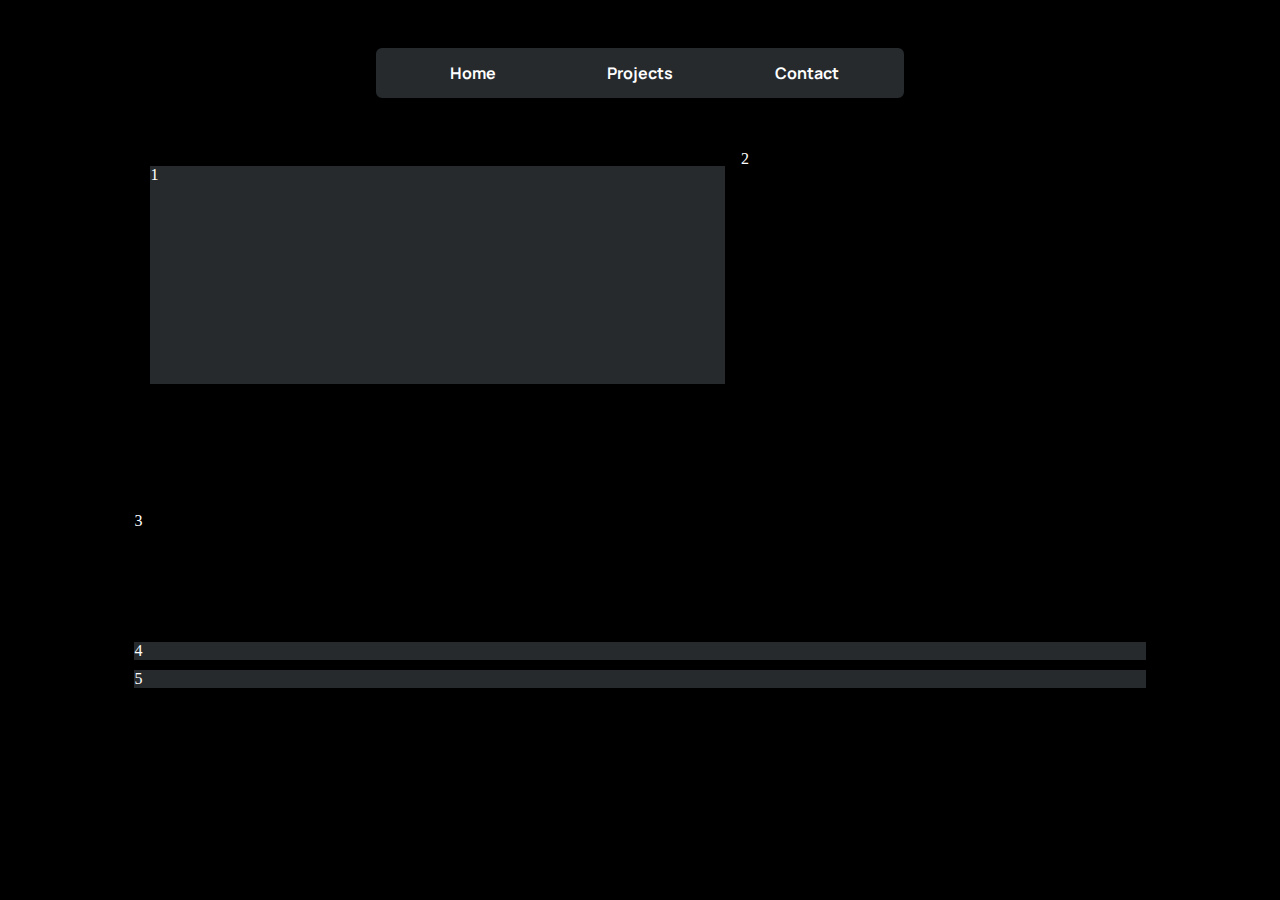
<file: index.html>
<!DOCTYPE html>
<html lang="en">
<head>
    <meta charset="UTF-8">
    <meta name="viewport" content="width=device-width, initial-scale=1.0">
    <link rel="stylesheet" href="style.css">
    <link rel="preconnect" href="https://fonts.googleapis.com">
    <link rel="preconnect" href="https://fonts.gstatic.com" crossorigin>
    <link href="https://fonts.googleapis.com/css2?family=Lato:ital,wght@0,100;0,300;0,400;0,700;0,900;1,100;1,300;1,400;1,700;1,900&family=Manrope:wght@200..800&family=Montserrat:ital,wght@0,100..900;1,100..900&family=Poppins:ital,wght@0,100;0,200;0,300;0,400;0,500;0,600;0,700;0,800;0,900;1,100;1,200;1,300;1,400;1,500;1,600;1,700;1,800;1,900&family=Work+Sans:ital,wght@0,100..900;1,100..900&display=swap" rel="stylesheet">
    <title>Portfolio</title>
</head>
<body>
    <header>
        <div class="Home">Home</div>
        <div class="projects">Projects</div>
        <div class="contact">Contact</div>
    </header>
    <div class="container">
        <div class="top">
            <div class="container1">1</div>
            <div class="conatiner2">2</div>
        </div>
        <div class="left">
            <div class="conatiner3">3</div>
        </div>
        <div class="right">
            <div class="container4">4</div>
            <div class="container5">5</div>
        </div>
    </div>
</body>
</html>
</file>
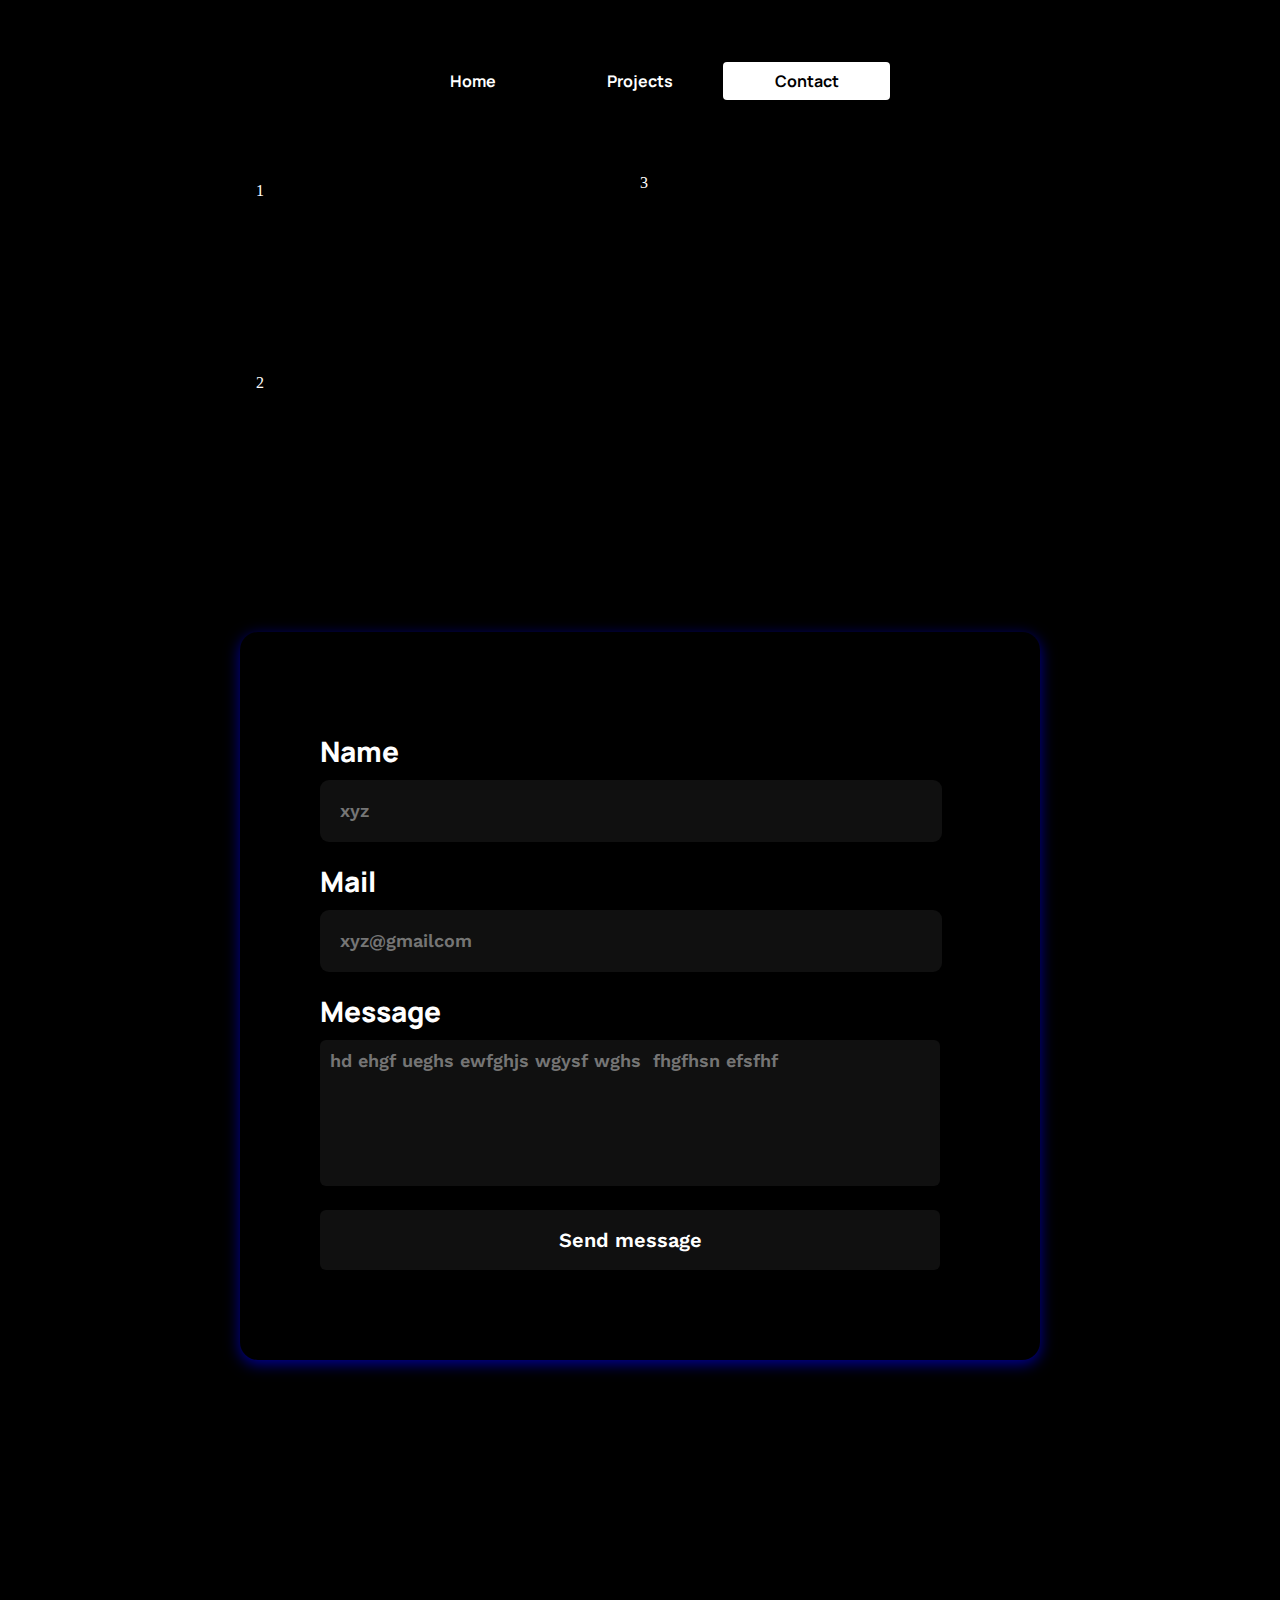
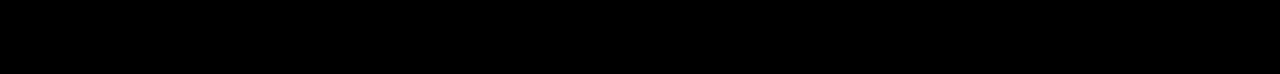
<file: contact.html>
<!DOCTYPE html>
<html lang="en">
<head>
    <meta charset="UTF-8">
    <meta name="viewport" content="width=device-width, initial-scale=1.0">
    <title>Portfolio</title>
    <link rel="stylesheet" href="stylescontact.css">
    <link rel="preconnect" href="https://fonts.googleapis.com">
    <link rel="preconnect" href="https://fonts.gstatic.com" crossorigin>
    <link href="https://fonts.googleapis.com/css2?family=Lato:ital,wght@0,100;0,300;0,400;0,700;0,900;1,100;1,300;1,400;1,700;1,900&family=Manrope:wght@200..800&family=Montserrat:ital,wght@0,100..900;1,100..900&family=Poppins:ital,wght@0,100;0,200;0,300;0,400;0,500;0,600;0,700;0,800;0,900;1,100;1,200;1,300;1,400;1,500;1,600;1,700;1,800;1,900&family=Work+Sans:ital,wght@0,100..900;1,100..900&display=swap" rel="stylesheet">
</head>
<body>
    <header>
        <div><a href="index.html" class="home">Home</a></div>
        <div><a href="projects.html"  class="projects">Projects</a></div>
        <div class="contact">Contact</div>
    </header>
    <div class="container">
        <div class="top-container">
            <div class="top-left-container">
                <div class="left-top">1</div>
                <div class="left-bottom">2</div>
            </div>
            <div class="top-right-container">
                <div class="right">3</div>
            </div>
        </div>
        <div class="bottom-container">
            <div class="name">
                <p>Name</p>
                <input class="input-name" placeholder="xyz">
            </div>
            <div class="mail">
                <p>Mail</p>
                <input class="input-mail" placeholder="xyz@gmailcom">
            </div>
            <div class="description">
                <p>Message</p>
                <textarea  class="input-message" placeholder="hd ehgf ueghs ewfghjs wgysf wghs  fhgfhsn efsfhf" rows="6"></textarea>
            </div>
            <button class="button">Send message</button>
        </div>
    </div>
</body>
</html>
</file>
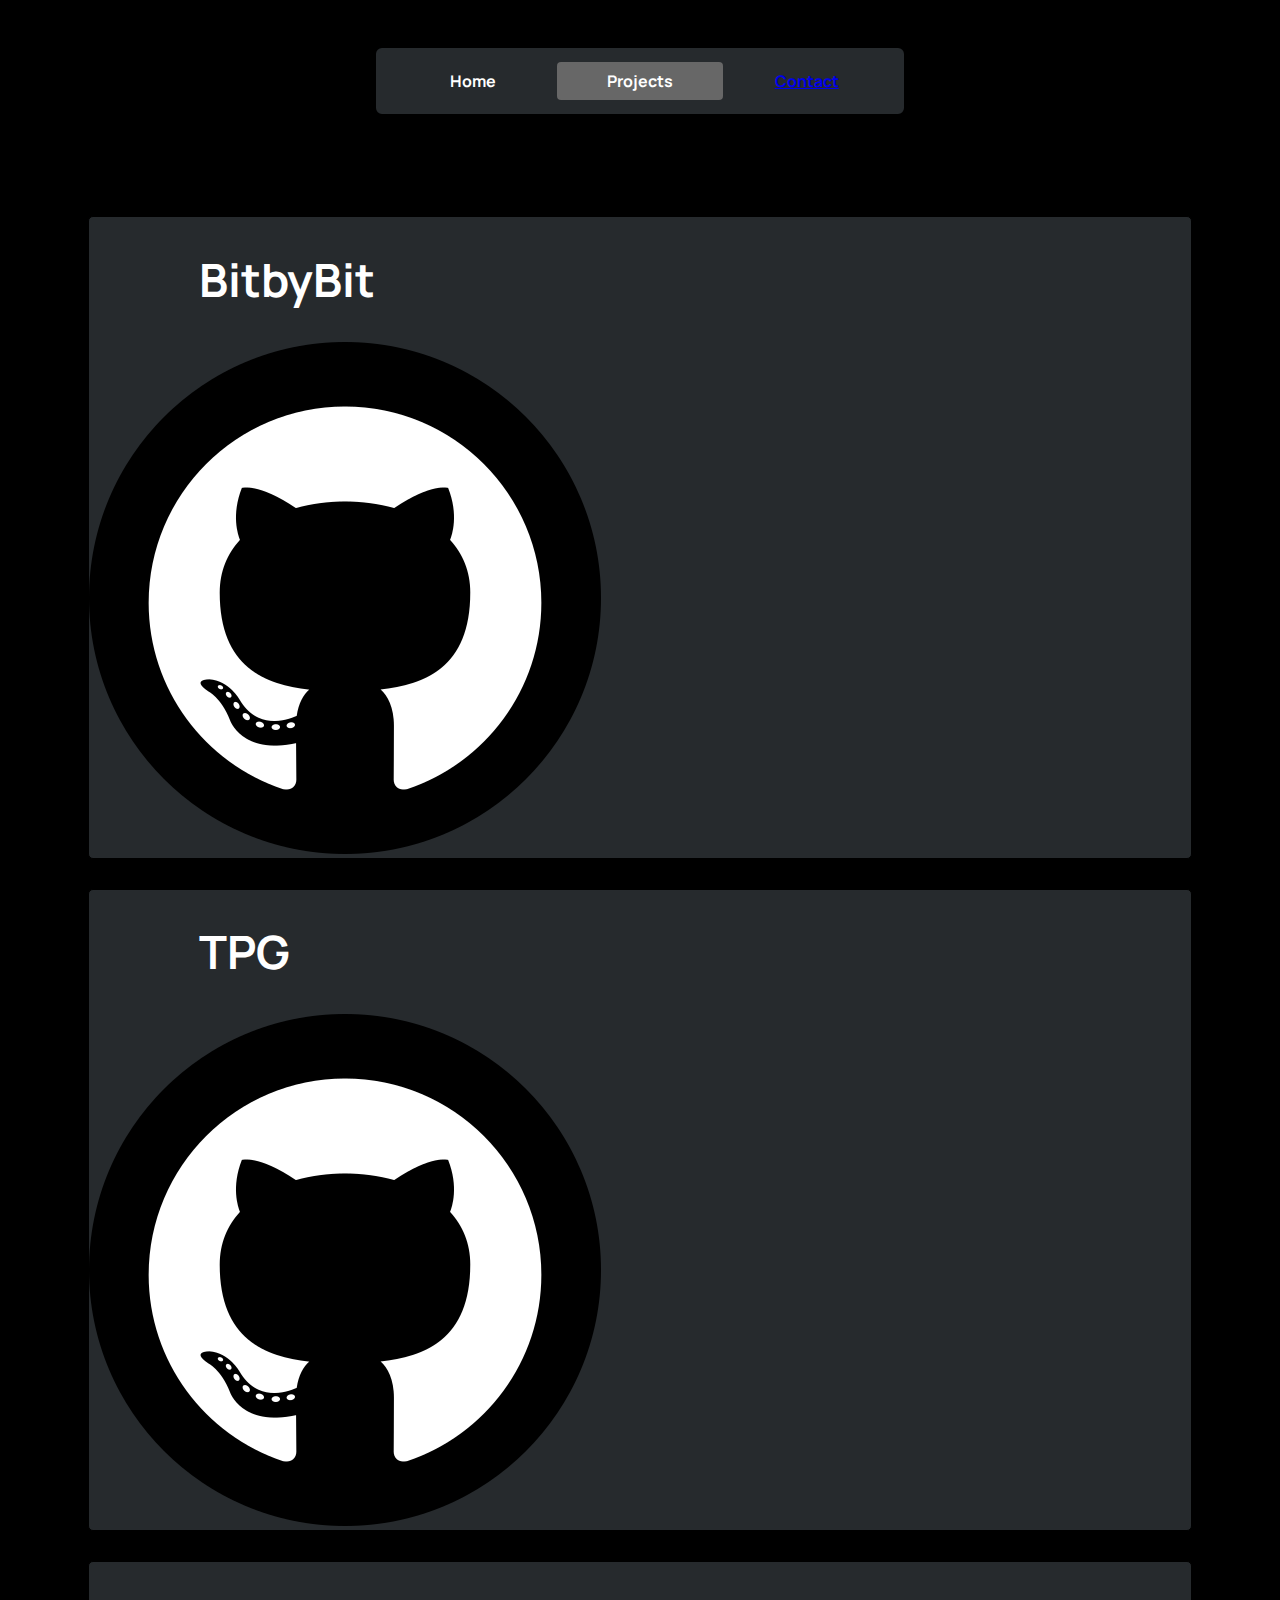
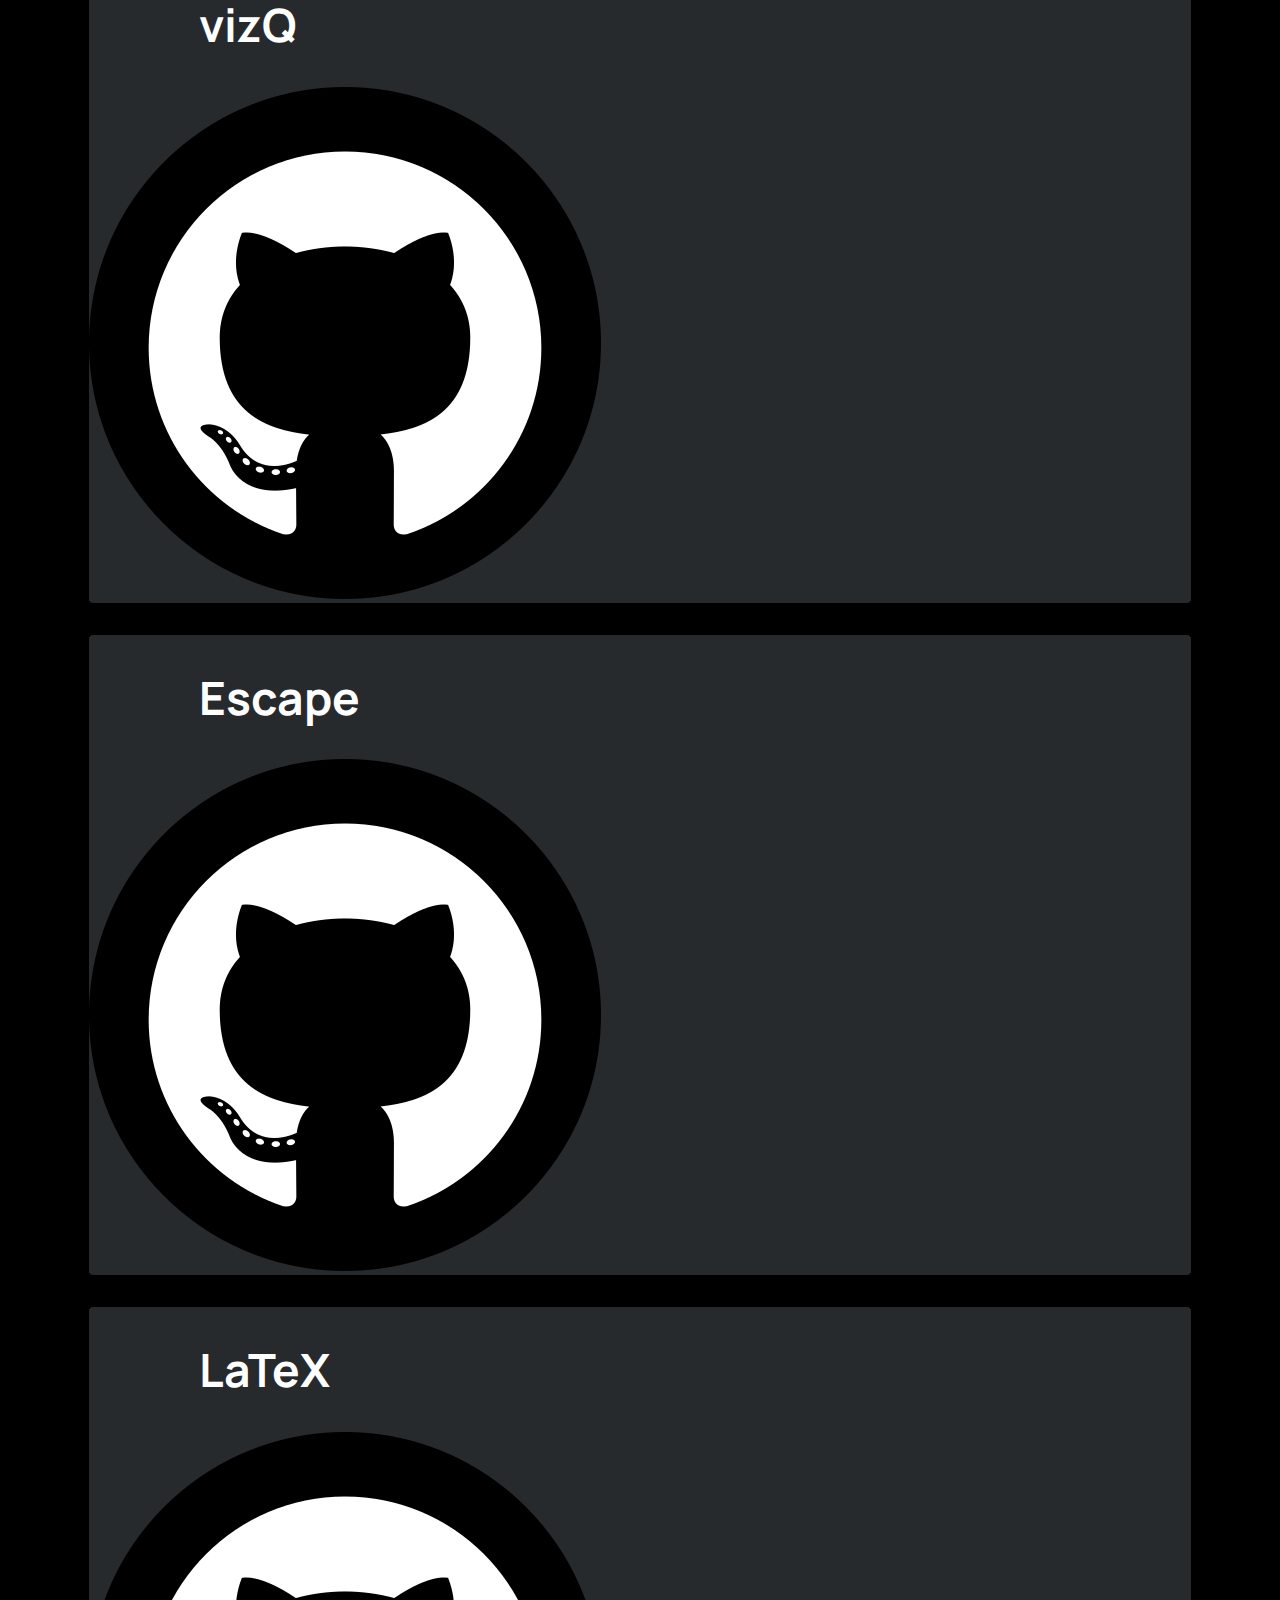
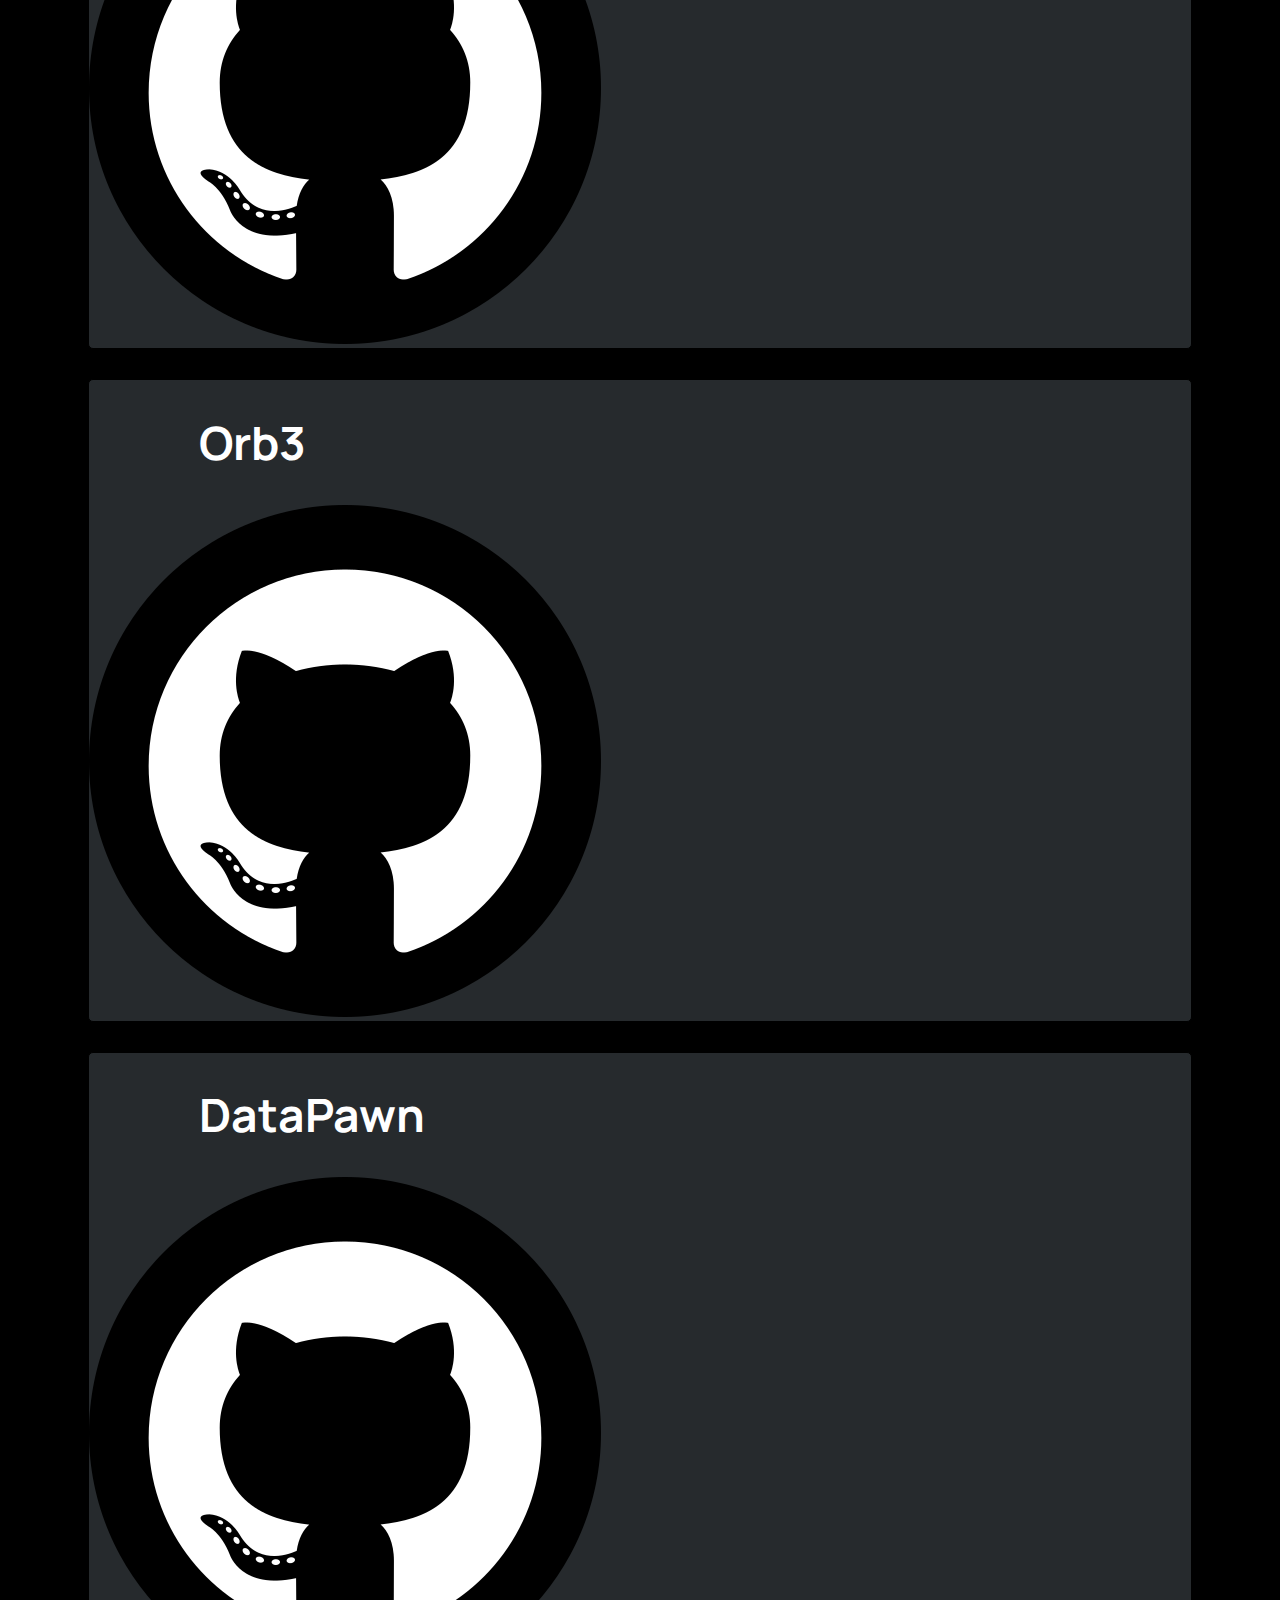
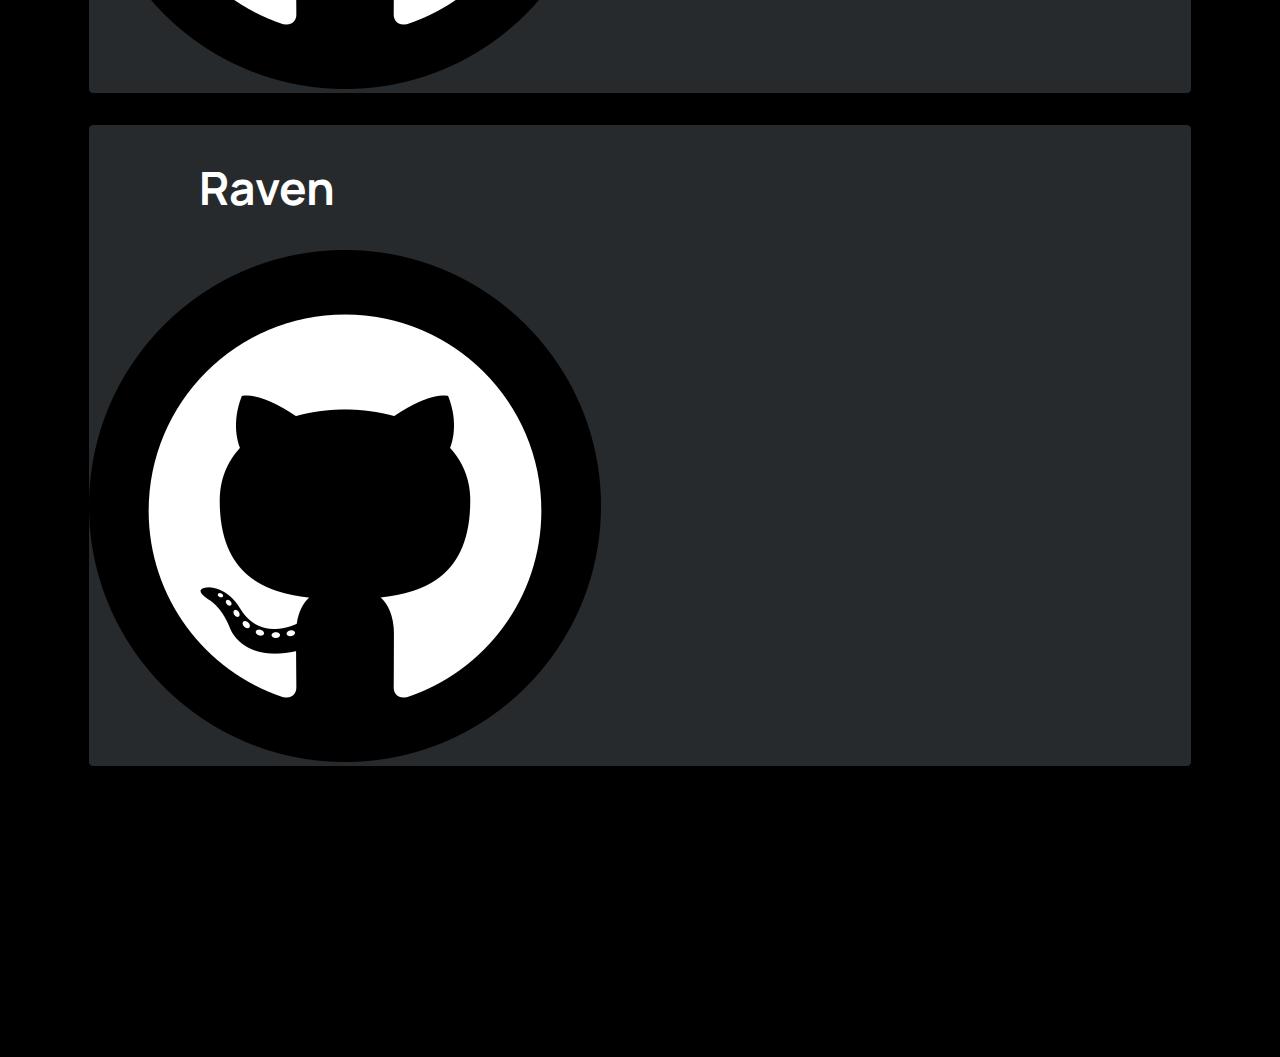
<file: projects.html>
<!DOCTYPE html>
<html lang="en">
<head>
    <meta charset="UTF-8">
    <meta name="viewport" content="width=device-width, initial-scale=1.0">
    <link rel="stylesheet" href="stylesprojects.css">
    <link rel="preconnect" href="https://fonts.googleapis.com">
    <link rel="preconnect" href="https://fonts.gstatic.com" crossorigin>
    <link href="https://fonts.googleapis.com/css2?family=Lato:ital,wght@0,100;0,300;0,400;0,700;0,900;1,100;1,300;1,400;1,700;1,900&family=Manrope:wght@200..800&family=Montserrat:ital,wght@0,100..900;1,100..900&family=Poppins:ital,wght@0,100;0,200;0,300;0,400;0,500;0,600;0,700;0,800;0,900;1,100;1,200;1,300;1,400;1,500;1,600;1,700;1,800;1,900&family=Work+Sans:ital,wght@0,100..900;1,100..900&display=swap" rel="stylesheet">
    <title>Portfolio</title>
</head>
<body>
    <header>
        <div><a href="index.html" class="home">Home</a></div>
        <div class="projects">Projects</div>
        <div ><a href="contact.html"  class="contact">Contact</a></div>
    </header>
    <div class="container">
        <div class="project-container" id="project-container" onclick="toggleProject(this)">
            <div class="project-title odd-title">
                <div></div>
                <h1>BitbyBit</h1>
                <a href="https://github.com/notsajeed/BitbyBit"><img src="./icons/github.png" class="github-icon"></a>
            </div>
            <div class="project-content">
                <div class="left-project-content">
                    <img src="./projectimg/array.png" class="images">
                </div>
                <div class="right-project-content">
                    
                    <h2 class="project-head">BitbyBit</h2>
                    <p class="project-info">
                        BitbyBit is an interactive tool designed to help users understand how arrays,stacks,queues work by providing real-time visual representations of operations. It allows users to input values, perform sorting, searching, and other modifications while visually observing changes in the array. This makes complex algorithms like Linear Search, Binary Search easier to grasp.
                        <a href="https://bitby-bit-livid.vercel.app" style="color: blue;">click here</a>
                    </p>
                    <div class="tech-stack">
                        <button>html</button>
                         <button>css</button>
                          <button>canvas</button>
                           <button>javascript</button>
                    </div>
                    
                </div>
            </div>
        </div>
        <div class="project-container" id="project-container" onclick="toggleProject(this)">
            <div class="project-title even-title">
                <div></div>
                <h1>TPG</h1>
                <a href="https://github.com/notsajeed/TitlePageGeneratorRIT"><img src="./icons/github.png" class="github-icon"></a>
            </div>
            <div class="project-content">
                <div class="left-project-content">
                    <img src="./projectimg/tpg.png" class="images">
                </div>
                <div class="right-project-content">
                    <h2 class="project-head">Title Page Generator for MSRIT</h2>
                    <p class="project-info">
                        This Title Page Maker automates the creation of professional title pages for reports and assignments at Ramaiah Institute of Technology. The tool generates a formatted preview and allows downloading the title page as an image using html2canvas.js. Designed with HTML, CSS, and JavaScript. 
                        </p>
                        <div class="tech-stack">
                        <button>Html</button>
                         <button>Css</button>
                          <button>canvas</button>
                           <button>Javascript</button>
                    </div>
                </div>
            </div>
        </div>
        <div class="project-container" id="project-container" onclick="toggleProject(this)">
            <div class="project-title odd-title">
                 <div></div>
                <h1>vizQ</h1>
                <a href="https://github.com/notsajeed/vizQ"><img src="./icons/github.png" class="github-icon"></a>
                </div>
            <div class="project-content">
                <div class="left-project-content">
                    <img src="projectimg/quantum.png" class="images">
                </div>
                <div class="right-project-content">
                    <h2 class="project-head">Quantum gates visualizer</h2>
                    <p class="project-info">
                      An interactive quantum circuit simualator built using qiskit(python) for backend computation and react for frontend ui. it visualizes gate operations, live state vectors and measurement probabilites in real time across multiple qubits 
                    </p>
                    <div class="tech-stack">
                        <button>Qiskit</button>
                         <button>Python</button>
                          <button>Flask</button>
                           <button>React</button>
                    </div>
                    
                </div>
            </div>
        </div>
        <div class="project-container" id="project-container" onclick="toggleProject(this)">
            <div class="project-title even-title">                
                <div></div>
                <h1>Escape</h1>
                <a href="https://github.com/notsajeed/first-game"><img src="./icons/github.png" class="github-icon"></a>
                </div>
            <div class="project-content">
                <div class="left-project-content">
                    <img src="projectimg/godot.png" class="images">
                </div>
                <div class="right-project-content">
                    <h2 class="project-head">Escape</h2>
                    <p class="project-info">
                        Escape is a beginner-friendly 2D game built using the Godot Engine, designed to demonstrate core gameplay mechanics like player movement, interaction, and level navigation. The project focuses on a minimalist escape-room scenario where the player must explore, interact with objects, and solve simple logic to exit the scene.
                    </p>
                    <div class="tech-stack">
                        <button>GDScript</button>
                         <button>Godot</button>
                          <button>TileMap</button>
                           <button>Nodes</button>
                    </div>
                </div>
            </div>
        </div>
        
        <div class="project-container" id="project-container" onclick="toggleProject(this)">
            <div class="project-title odd-title">                
                <div></div>
                <h1>LaTeX</h1>
                <a href="https://github.com/notsajeed/LaTeX-converter"><img src="./icons/github.png" class="github-icon"></a>
            </div>
            <div class="project-content">
                <div class="left-project-content">
                    <img src="projectimg/latex.png" class="images">
                </div>
                <div class="right-project-content">
                    <h2 class="project-head">LaTeX to PDF</h2>
                    <p class="project-info">
                        A LaTeX converter that takes LaTeX code like math equations or solutions and compiles it into a clean PDF using pdflatex.
                        It’s designed for fast and accurate rendering of mathematical content.
                        Just copy LaTeX output, feed it to the converter, and get a ready-to-share PDF instantly.
                        Great for assignments, notes, and quick document generation. 
                    </p>
                    <div class="tech-stack">
                        <button>LaTeX</button>
                         <button>Python</button>
                          <button>pdflatex</button>
                           <button>Flask</button>
                    </div>
                </div>
            </div>
        </div>

        <div class="project-container" id="project-container" onclick="toggleProject(this)">
            <div class="project-title even-title">                
                <div></div>
                <h1>Orb3</h1>
                <a href="https://github.com/notsajeed/3body"><img src="./icons/github.png" class="github-icon"></a>
                </div>
            <div class="project-content">
                <div class="left-project-content">
                    <img src="projectimg/3body.png" class="images">
                </div>
                <div class="right-project-content">
                    <h2 class="project-head">Orb3</h2>
                    <p class="project-info">
                        A minimal yet interactive 3-body gravitational simulation in Python.
                        Visualizes chaotic orbital motion in 3D with smooth animation and configurable parameters.
                        Exports both MP4 animations and CSV trajectory data for analysis.
                        Perfect for learning orbital dynamics and experimenting with physics setups.
                    </p>
                    <div class="tech-stack">
                        <button>Matplotlib</button>
                         <button>Scipy</button>
                          <button>FFmpeg</button>
                           <button>Pandas</button>
                    </div>
                </div>
            </div>
        </div>

        <div class="project-container" id="project-container" onclick="toggleProject(this)">
            <div class="project-title odd-title">                
                <div></div>
                <h1>DataPawn
                </h1>
                <a href="https://github.com/notsajeed/chess-dataset-gen"><img src="./icons/github.png" class="github-icon"></a>
            </div>
            <div class="project-content">
                <div class="left-project-content">
                    <img src="projectimg/chessdata.png" class="images">
                </div>
                <div class="right-project-content">
                    <h2 class="project-head">2D Chess Data Generator</h2>
                    <p class="project-info">
                       Chess Dataset Generator creates chess images with corresponding metadata. It uses python-chess to sample legal positions and CSV for structured metadata storage. Configurable options include resolution, board size, and piece sprites.
                    </p>
                    <div class="tech-stack">
                        <button>Python-chess</button>
                         <button>Pillow</button>
                          <button>CSV</button>
                           <button>tdqm</button>
                    </div>
                </div>
            </div>
        </div>

                <div class="project-container" id="project-container" onclick="toggleProject(this)">
            <div class="project-title even-title">                
                <div></div>
                <h1>Raven</h1>
                <a href="https://github.com/notsajeed/raven"><img src="./icons/github.png" class="github-icon"></a>
                </div>
            <div class="project-content">
                <div class="left-project-content">
                    <img src="projectimg/raven.png" class="images">
                </div>
                <div class="right-project-content">
                    <h2 class="project-head">Raven</h2>
                    <p class="project-info">
               Odin-Raven is a semantic command-line interface built on top of Git, designed to transform low level version control commands into intuitive, intent-driven actions.
                It preserves Git’s core capabilities while improving developer experience through clearer, human centered command verbs.
                By adding a lightweight abstraction layer, it streamlines workflows without altering underlying Git behavior.
                Odin-Raven enhances clarity, efficiency, and usability while retaining the full power and reliability of Git.
                    </p>
                    <div class="tech-stack">
                        <button>Python</button>
                         <button>click</button>
                          <button>Git</button>
                           <button>setuptools / pip</button>
                    </div>
                </div>
            </div>
        </div>

    </div>


    
    <script> 
        function toggleProject(element) {
            let projects = document.querySelectorAll(".project-container");
            // projects.forEach(proj => {
            //     if(proj !== element){
            //         proj.classList.remove("expanded");
            //     }
            // });
            element.classList.toggle("expanded");
        }
    </script>
</body>
</html>
</file>
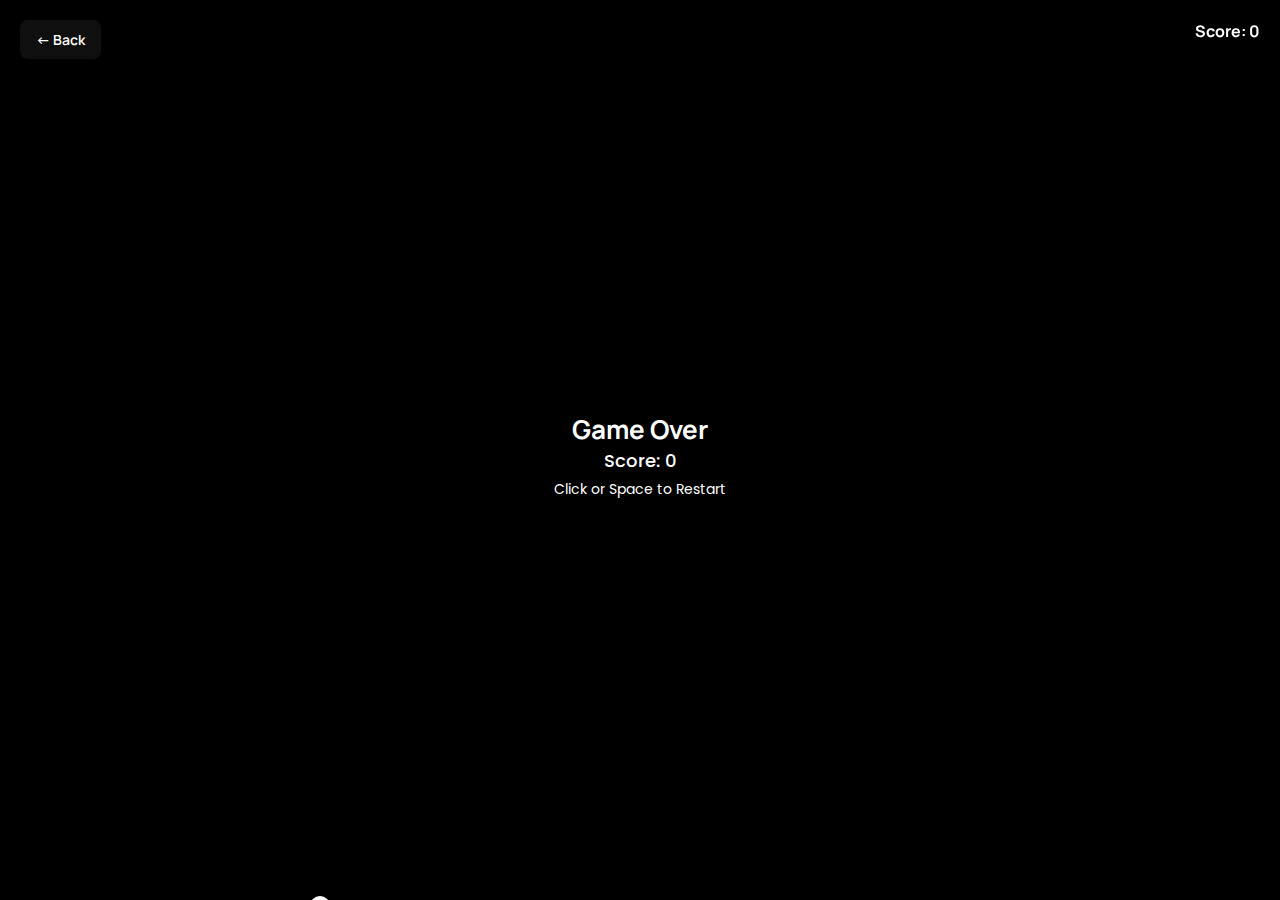
<file: games/drop.html>
<!DOCTYPE html>
<html lang="en">
<head>
<meta charset="UTF-8">
<meta name="viewport" content="width=device-width, initial-scale=1.0">
<title>Drop</title>

<link href="https://fonts.googleapis.com/css2?family=Manrope:wght@600;700&family=Poppins:wght@400;500&display=swap" rel="stylesheet">

<style>
*{ box-sizing:border-box; }
html,body{
    margin:0;
    background:#000;
    color:#fff;
    font-family:Poppins, sans-serif;
    overflow:hidden;
}

.back-btn{
    position:fixed;
    top:20px; left:20px;
    padding:10px 16px;
    font:600 14px Manrope;
    background:#0f0f0f;
    color:#fff;
    border-radius:8px;
    text-decoration:none;
}

.hud{
    position:fixed;
    top:20px; right:20px;
    font:700 16px Manrope;
}

canvas{ display:block; }
</style>
</head>

<body>

<a class="back-btn" href="../index.html">← Back</a>
<div class="hud">Score: <span id="score">0</span></div>
<canvas id="c"></canvas>

<script>
/* ================= CORE SETUP ================= */
const canvas = document.getElementById("c");
const ctx = canvas.getContext("2d", { alpha:false });

function resize(){
    canvas.width = window.innerWidth;
    canvas.height = window.innerHeight;
}
resize();
window.addEventListener("resize", () => {
    clearTimeout(resize.t);
    resize.t = setTimeout(resize, 200);
});

ctx.imageSmoothingEnabled = false;
ctx.textAlign = "center";
ctx.textBaseline = "middle";

/* ================= CONSTANTS ================= */
const GRAVITY = 1800;
const LIFT = -520;
const PIPE_SPEED = 260;
const PIPE_GAP = 170;
const PIPE_WIDTH = 54;
const PIPE_INTERVAL = 1.6;

/* ================= STATE ================= */
let lastTime = 0;
let pipeTimer = 0;
let gameOver = false;
let score = 0;
let shownScore = -1;

/* ================= BIRD ================= */
const bird = {
    x: () => canvas.width * 0.25,
    y: 0,
    r: 10,
    v: 0
};

/* ================= PIPES ================= */
const pipes = [];

/* ================= INPUT ================= */
window.addEventListener("pointerdown", flap);
window.addEventListener("keydown", e=>{
    if(e.code === "Space"){ e.preventDefault(); flap(); }
});

function flap(){
    if(gameOver){ reset(); return; }
    bird.v = LIFT;
}

/* ================= RESET ================= */
function reset(){
    pipes.length = 0;
    bird.y = canvas.height / 2;
    bird.v = 0;
    pipeTimer = 0;
    score = 0;
    shownScore = -1;
    gameOver = false;
}

/* ================= UPDATE ================= */
function update(dt){
    bird.v += GRAVITY * dt;
    bird.y += bird.v * dt;

    pipeTimer += dt;
    if(pipeTimer >= PIPE_INTERVAL){
        pipeTimer = 0;
        const top = Math.random() * (canvas.height - PIPE_GAP - 200) + 100;
        pipes.push({ x: canvas.width, top, scored:false });
    }

    for(let i=pipes.length-1;i>=0;i--){
        const p = pipes[i];
        p.x -= PIPE_SPEED * dt;

        if(
            bird.x()+bird.r > p.x &&
            bird.x()-bird.r < p.x + PIPE_WIDTH &&
            (bird.y-bird.r < p.top || bird.y+bird.r > p.top+PIPE_GAP)
        ){
            gameOver = true;
        }

        if(!p.scored && p.x + PIPE_WIDTH < bird.x()){
            p.scored = true;
            score++;
        }

        if(p.x + PIPE_WIDTH < 0){
            pipes.splice(i,1);
        }
    }

    if(bird.y-bird.r < 0 || bird.y+bird.r > canvas.height){
        gameOver = true;
    }
}

/* ================= DRAW ================= */
function draw(){
    ctx.clearRect(0,0,canvas.width,canvas.height);

    const bx = Math.round(bird.x());
    const by = Math.round(bird.y);

    ctx.fillStyle = "#fff";
    ctx.beginPath();
    ctx.arc(bx, by, bird.r, 0, Math.PI*2);
    ctx.fill();

    ctx.fillStyle = "#1e1e1e";
    for(const p of pipes){
        const px = Math.round(p.x);
        ctx.fillRect(px, 0, PIPE_WIDTH, p.top);
        ctx.fillRect(px, p.top + PIPE_GAP, PIPE_WIDTH, canvas.height);
    }

    if(gameOver){
        ctx.fillStyle = "#fff";
        ctx.font = "700 26px Manrope";
        ctx.fillText("Game Over", canvas.width/2, canvas.height/2 - 18);

        ctx.font = "500 18px Poppins";
        ctx.fillText("Score: " + score, canvas.width/2, canvas.height/2 + 12);

        ctx.font = "400 14px Poppins";
        ctx.fillText("Click or Space to Restart", canvas.width/2, canvas.height/2 + 40);
    }

    if(score !== shownScore){
        document.getElementById("score").textContent = score;
        shownScore = score;
    }
}

/* ================= LOOP ================= */
function loop(t){
    const dt = Math.min((t - lastTime) / 1000, 0.02);
    lastTime = t;

    if(!gameOver) update(dt);
    draw();

    requestAnimationFrame(loop);
}

/* ================= START ================= */
reset();
requestAnimationFrame(loop);
</script>

</body>
</html>
</file>
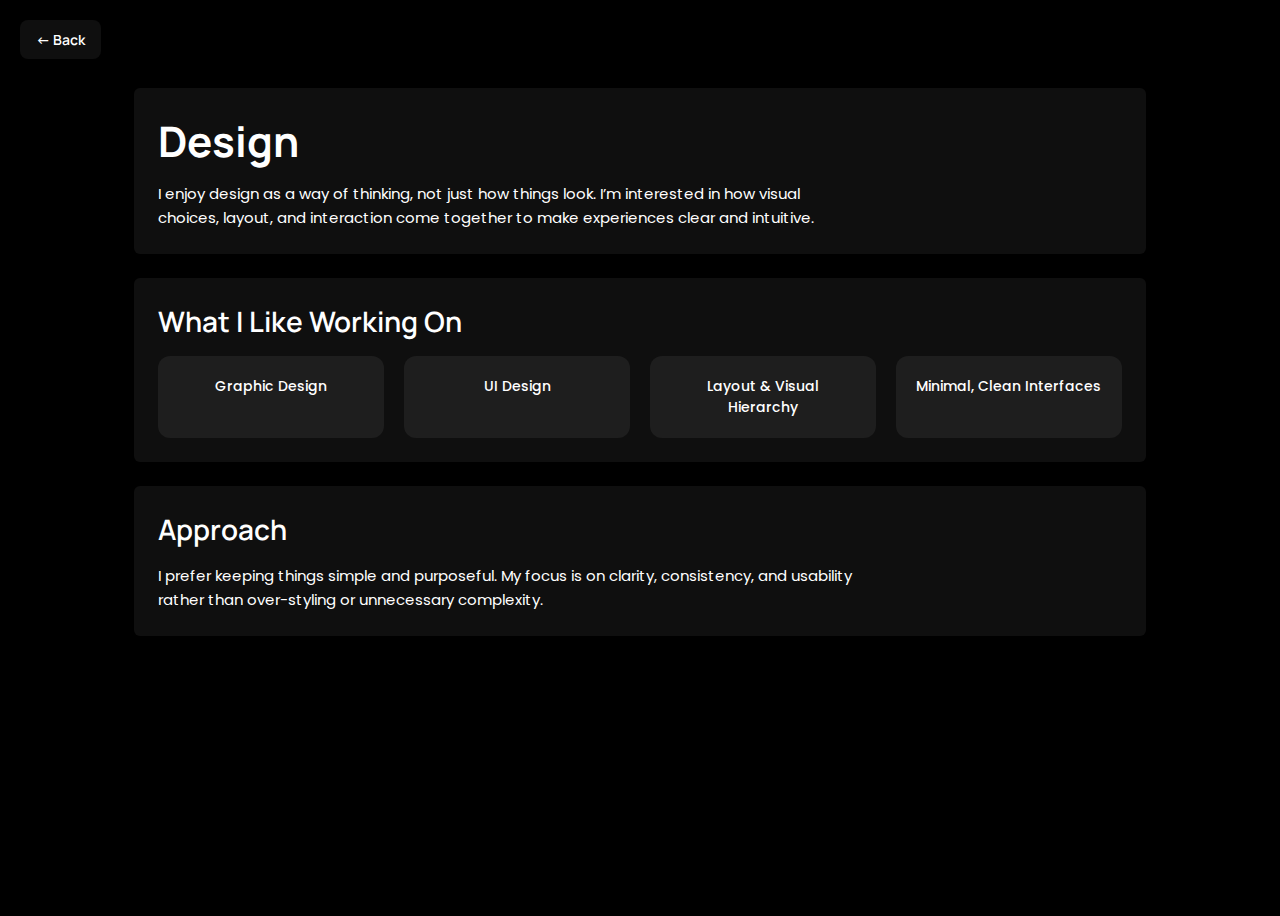
<file: interests/design.html>
<!DOCTYPE html>
<html lang="en">
<head>
<meta charset="UTF-8">
<meta name="viewport" content="width=device-width, initial-scale=1.0">
<title>Design</title>

<!-- Fonts (same as other pages) -->
<link rel="preconnect" href="https://fonts.googleapis.com">
<link rel="preconnect" href="https://fonts.gstatic.com" crossorigin>
<link href="https://fonts.googleapis.com/css2?family=Manrope:wght@400;600;700&family=Poppins:wght@400;500;600&display=swap" rel="stylesheet">

<style>
/* Base */
body{
    background:#000;
    color:#fff;
    display:grid;
    grid-template-rows:auto;
    font-family:'Poppins', sans-serif;
    margin-bottom:200px;
}
body::-webkit-scrollbar{ display:none; }

/* Back Button */
.back-btn{
    position:fixed;
    top:20px;
    left:20px;
    text-decoration:none;
    font-family:'Manrope';
    font-weight:600;
    font-size:14px;
    color:#fff;
    background:#0f0f0f;
    padding:10px 16px;
    border-radius:8px;
    transition:0.3s ease-in-out;
    z-index:10;
}
.back-btn:hover{
    background:#323232;
    box-shadow:0px 2px 20px rgb(50,50,50);
}

/* Layout */
.container{
    margin:80px 10%;
    display:grid;
    gap:24px;
}

/* Cards */
.card{
    background:#0f0f0f;
    border-radius:6px;
    padding:24px;
    transition:0.3s ease-in-out;
}
.card:hover{
    background:#323232;
    box-shadow:0px 2px 20px rgb(50,50,50);
}

/* Typography */
.title{
    font-family:'Manrope';
    font-size:42px;
    font-weight:700;
    margin-bottom:12px;
}
.text{
    font-size:15px;
    max-width:700px;
    line-height:1.6;
}
.section-title{
    font-family:'Manrope';
    font-size:28px;
    font-weight:600;
    margin-bottom:16px;
}

/* Interests */
.focus-grid{
    display:grid;
    grid-template-columns:repeat(auto-fit,minmax(220px,1fr));
    gap:20px;
}
.focus-item{
    background:#1e1e1e;
    border-radius:12px;
    padding:20px;
    text-align:center;
    font-size:14px;
    font-weight:500;
}

/* Responsive */
@media(max-width:768px){
    .container{ margin:60px 5%; }
    .title{ font-size:30px; }
}
</style>
</head>

<body>

<!-- Back Button -->
<a href="../index.html" class="back-btn">← Back</a>

<div class="container">

    <!-- Intro -->
    <div class="card">
        <div class="title">Design</div>
        <div class="text">
            I enjoy design as a way of thinking, not just how things look.
            I’m interested in how visual choices, layout, and interaction
            come together to make experiences clear and intuitive.
        </div>
    </div>

    <!-- Interests -->
    <div class="card">
        <div class="section-title">What I Like Working On</div>

        <div class="focus-grid">
            <div class="focus-item">Graphic Design</div>
            <div class="focus-item">UI Design</div>
            <div class="focus-item">Layout & Visual Hierarchy</div>
            <div class="focus-item">Minimal, Clean Interfaces</div>
        </div>
    </div>

    <!-- Note -->
    <div class="card">
        <div class="section-title">Approach</div>
        <div class="text">
            I prefer keeping things simple and purposeful.
            My focus is on clarity, consistency, and usability rather
            than over-styling or unnecessary complexity.
        </div>
    </div>

</div>

</body>
</html>
</file>
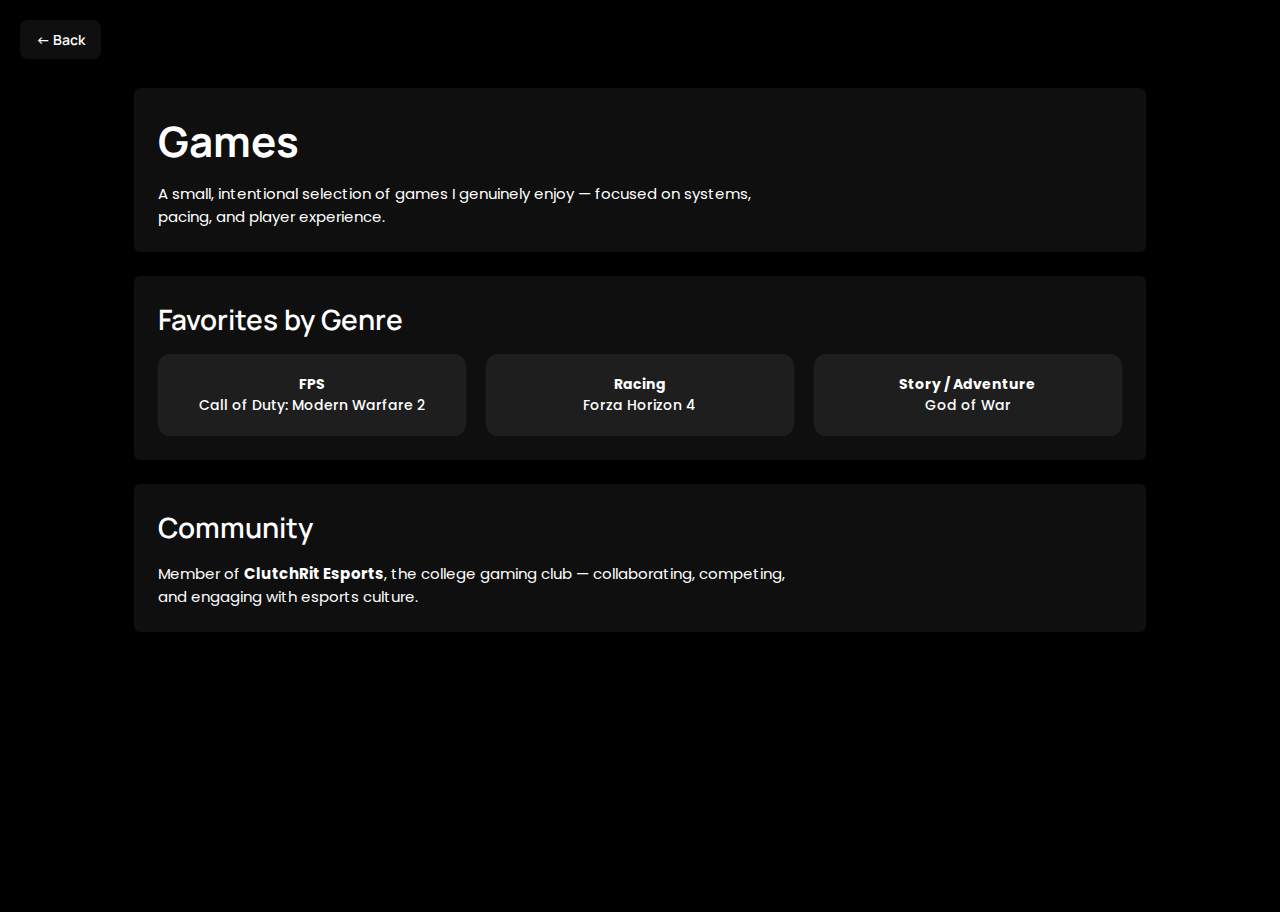
<file: interests/games.html>
<!DOCTYPE html>
<html lang="en">
<head>
<meta charset="UTF-8">
<meta name="viewport" content="width=device-width, initial-scale=1.0">
<title>Games</title>

<!-- Fonts (same as site) -->
<link rel="preconnect" href="https://fonts.googleapis.com">
<link rel="preconnect" href="https://fonts.gstatic.com" crossorigin>
<link href="https://fonts.googleapis.com/css2?family=Manrope:wght@400;600;700&family=Poppins:wght@400;500;600&display=swap" rel="stylesheet">

<style>
/* Base */
body{
    background:#000;
    color:#fff;
    display:grid;
    grid-template-rows:auto;
    font-family:'Poppins', sans-serif;
    margin-bottom:200px;
}
body::-webkit-scrollbar{ display:none; }

/* Back Button (top-left) */
.back-btn{
    position:fixed;
    top:20px;
    left:20px;
    text-decoration:none;
    font-family:'Manrope';
    font-weight:600;
    font-size:14px;
    color:#fff;
    background:#0f0f0f;
    padding:10px 16px;
    border-radius:8px;
    transition:0.3s ease-in-out;
    z-index:10;
}
.back-btn:hover{
    background:#323232;
    box-shadow:0px 2px 20px rgb(50,50,50);
}

/* Layout */
.container{
    margin:80px 10%;
    display:grid;
    gap:24px;
}

/* Cards */
.card{
    background:#0f0f0f;
    border-radius:6px;
    padding:24px;
    transition:0.3s ease-in-out;
}
.card:hover{
    background:#323232;
    box-shadow:0px 2px 20px rgb(50,50,50);
}

/* Typography */
.title{
    font-family:'Manrope';
    font-size:42px;
    font-weight:700;
    margin-bottom:12px;
}
.text{
    font-size:15px;
    max-width:650px;
}
.section-title{
    font-family:'Manrope';
    font-size:28px;
    font-weight:600;
    margin-bottom:16px;
}

/* Favorites */
.fav-grid{
    display:grid;
    grid-template-columns:repeat(auto-fit,minmax(220px,1fr));
    gap:20px;
}
.fav-item{
    background:#1e1e1e;
    border-radius:12px;
    padding:20px;
    text-align:center;
    font-size:14px;
    font-weight:500;
}

/* Responsive */
@media(max-width:768px){
    .container{ margin:60px 5%; }
    .title{ font-size:30px; }
}
</style>
</head>

<body>

<!-- Back Button -->
<a href="../index.html" class="back-btn">← Back</a>


<div class="container">

    <!-- Intro -->
    <div class="card">
        <div class="title">Games</div>
        <div class="text">
            A small, intentional selection of games I genuinely enjoy —
            focused on systems, pacing, and player experience.
        </div>
    </div>

    <!-- Favorites -->
    <div class="card">
        <div class="section-title">Favorites by Genre</div>

        <div class="fav-grid">
            <div class="fav-item">
              <strong>FPS</strong><br>
                Call of Duty: Modern Warfare 2
            </div>

            <div class="fav-item">
                <strong>Racing</strong><br>
                Forza Horizon 4
            </div>

            <div class="fav-item">
                <strong>Story / Adventure</strong><br>
                God of War
            </div>
        </div>
    </div>

    <!-- Community -->
    <div class="card">
        <div class="section-title">Community</div>
        <div class="text">
            Member of <strong>ClutchRit Esports</strong>,
            the college gaming club — collaborating, competing,
            and engaging with esports culture.
        </div>
    </div>

</div>

</body>
</html>
</file>
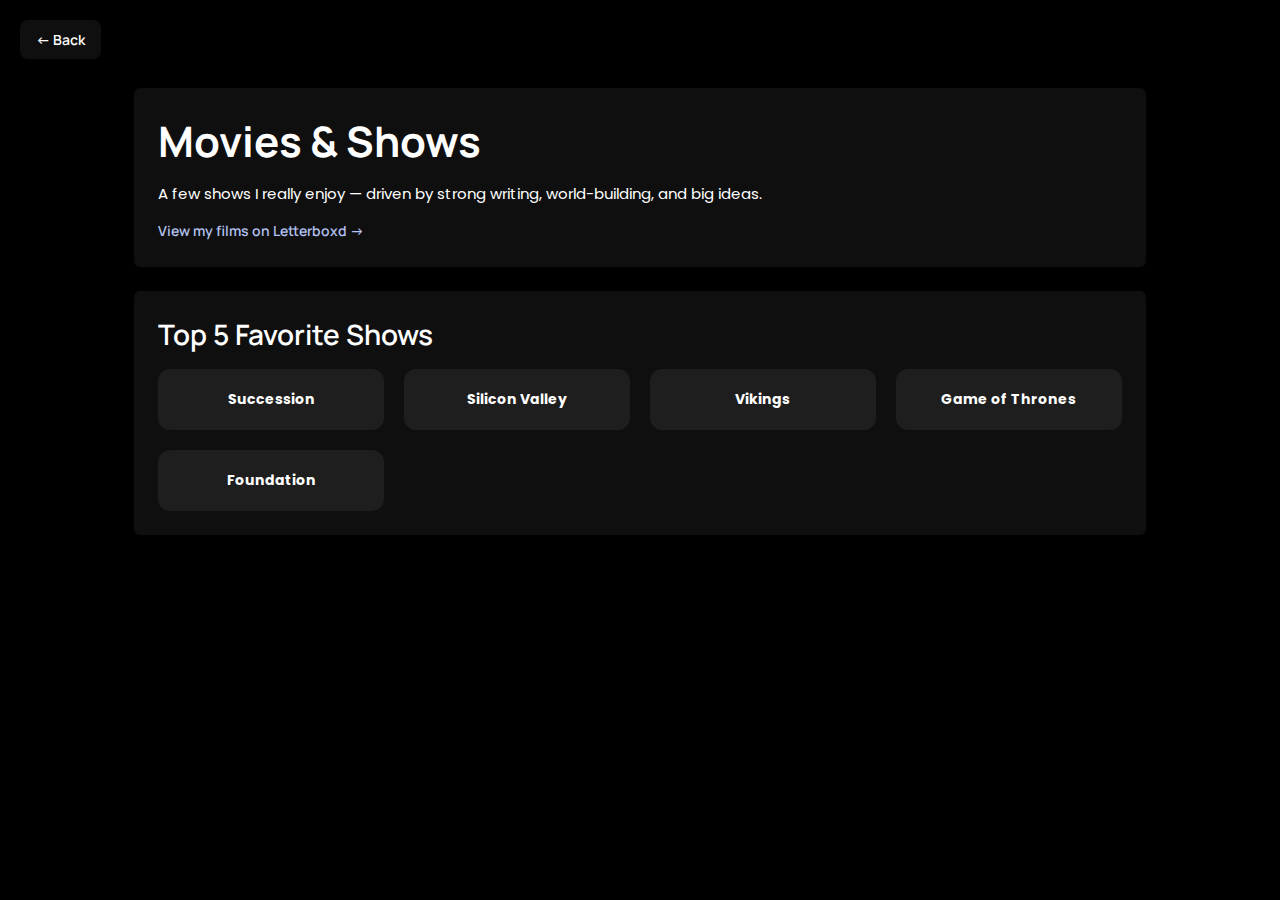
<file: interests/movies.html>
<!DOCTYPE html>
<html lang="en">
<head>
<meta charset="UTF-8">
<meta name="viewport" content="width=device-width, initial-scale=1.0">
<title>Movies & Shows</title>

<!-- Fonts (same as site) -->
<link rel="preconnect" href="https://fonts.googleapis.com">
<link rel="preconnect" href="https://fonts.gstatic.com" crossorigin>
<link href="https://fonts.googleapis.com/css2?family=Manrope:wght@400;600;700&family=Poppins:wght@400;500;600&display=swap" rel="stylesheet">

<style>
/* Base */
body{
    background:#000;
    color:#fff;
    display:grid;
    grid-template-rows:auto;
    font-family:'Poppins', sans-serif;
    margin-bottom:200px;
}
body::-webkit-scrollbar{ display:none; }

/* Back Button */
.back-btn{
    position:fixed;
    top:20px;
    left:20px;
    text-decoration:none;
    font-family:'Manrope';
    font-weight:600;
    font-size:14px;
    color:#fff;
    background:#0f0f0f;
    padding:10px 16px;
    border-radius:8px;
    transition:0.3s ease-in-out;
    z-index:10;
}
.back-btn:hover{
    background:#323232;
    box-shadow:0px 2px 20px rgb(50,50,50);
}

/* Layout */
.container{
    margin:80px 10%;
    display:grid;
    gap:24px;
}

/* Cards */
.card{
    background:#0f0f0f;
    border-radius:6px;
    padding:24px;
    transition:0.3s ease-in-out;
}
.card:hover{
    background:#323232;
    box-shadow:0px 2px 20px rgb(50,50,50);
}

/* Typography */
.title{
    font-family:'Manrope';
    font-size:42px;
    font-weight:700;
    margin-bottom:12px;
}
.text{
    font-size:15px;
    max-width:650px;
}

/* Section */
.section-title{
    font-family:'Manrope';
    font-size:28px;
    font-weight:600;
    margin-bottom:16px;
}

/* Favorites */
.fav-grid{
    display:grid;
    grid-template-columns:repeat(auto-fit,minmax(220px,1fr));
    gap:20px;
}
.fav-item{
    background:#1e1e1e;
    border-radius:12px;
    padding:20px;
    text-align:center;
    font-size:14px;
    font-weight:500;
}

/* Letterboxd */
.letterboxd-link{
    display:inline-block;
    margin-top:16px;
    text-decoration:none;
    font-family:'Manrope';
    font-weight:600;
    font-size:14px;
    color:#b2c1f0;
    transition:0.2s ease-in-out;
}
.letterboxd-link:hover{
    text-decoration:underline;
    color:#ffffff;
}

/* Responsive */
@media(max-width:768px){
    .container{ margin:60px 5%; }
    .title{ font-size:30px; }
}
</style>
</head>

<body>

<!-- Back Button -->
<a href="../index.html" class="back-btn">← Back</a>

<div class="container">

    <!-- Intro -->
    <div class="card">
        <div class="title">Movies & Shows</div>
        <div class="text">
            A few shows I really enjoy — driven by strong writing,
            world-building, and big ideas.
        </div>

        <!-- Letterboxd -->
        <a 
          href="https://letterboxd.com/notsajeed" 
          target="_blank" 
          class="letterboxd-link">
          View my films on Letterboxd →
        </a>
    </div>

    <!-- Favorites -->
    <div class="card">
        <div class="section-title">Top 5 Favorite Shows</div>

        <div class="fav-grid">
            <div class="fav-item"><strong>Succession</strong></div>
            <div class="fav-item"><strong>Silicon Valley</strong></div>
            <div class="fav-item"><strong>Vikings</strong></div>
            <div class="fav-item"><strong>Game of Thrones</strong></div>
            <div class="fav-item"><strong>Foundation</strong></div>
        </div>
    </div>

</div>

</body>
</html>
</file>
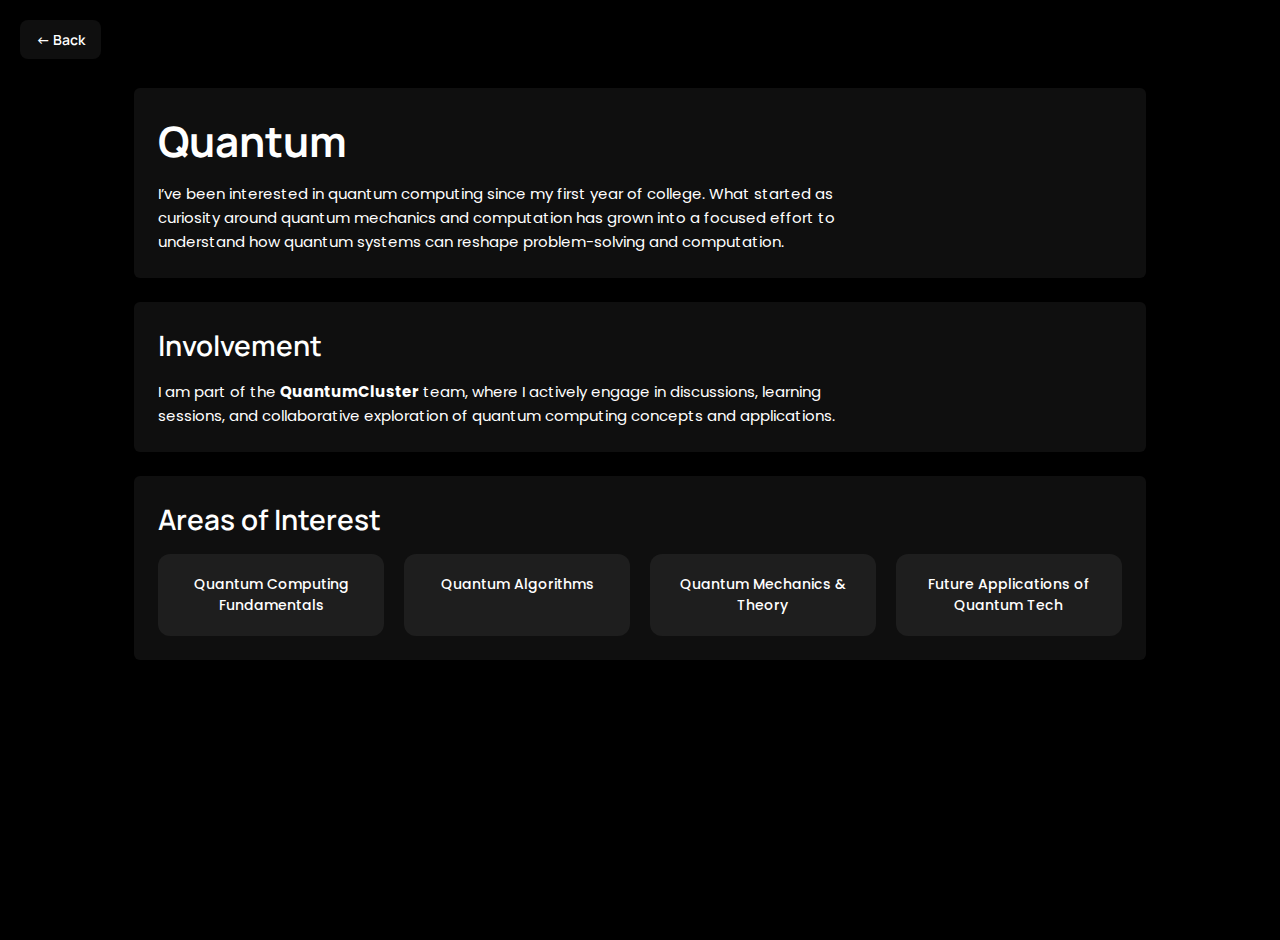
<file: interests/quantum.html>
<!DOCTYPE html>
<html lang="en">
<head>
<meta charset="UTF-8">
<meta name="viewport" content="width=device-width, initial-scale=1.0">
<title>Quantum</title>

<!-- Fonts (same as other pages) -->
<link rel="preconnect" href="https://fonts.googleapis.com">
<link rel="preconnect" href="https://fonts.gstatic.com" crossorigin>
<link href="https://fonts.googleapis.com/css2?family=Manrope:wght@400;600;700&family=Poppins:wght@400;500;600&display=swap" rel="stylesheet">

<style>
/* Base */
body{
    background:#000;
    color:#fff;
    display:grid;
    grid-template-rows:auto;
    font-family:'Poppins', sans-serif;
    margin-bottom:200px;
}
body::-webkit-scrollbar{ display:none; }

/* Back Button */
.back-btn{
    position:fixed;
    top:20px;
    left:20px;
    text-decoration:none;
    font-family:'Manrope';
    font-weight:600;
    font-size:14px;
    color:#fff;
    background:#0f0f0f;
    padding:10px 16px;
    border-radius:8px;
    transition:0.3s ease-in-out;
    z-index:10;
}
.back-btn:hover{
    background:#323232;
    box-shadow:0px 2px 20px rgb(50,50,50);
}

/* Layout */
.container{
    margin:80px 10%;
    display:grid;
    gap:24px;
}

/* Cards */
.card{
    background:#0f0f0f;
    border-radius:6px;
    padding:24px;
    transition:0.3s ease-in-out;
}
.card:hover{
    background:#323232;
    box-shadow:0px 2px 20px rgb(50,50,50);
}

/* Typography */
.title{
    font-family:'Manrope';
    font-size:42px;
    font-weight:700;
    margin-bottom:12px;
}
.text{
    font-size:15px;
    max-width:700px;
    line-height:1.6;
}
.section-title{
    font-family:'Manrope';
    font-size:28px;
    font-weight:600;
    margin-bottom:16px;
}

/* Focus Areas */
.focus-grid{
    display:grid;
    grid-template-columns:repeat(auto-fit,minmax(220px,1fr));
    gap:20px;
}
.focus-item{
    background:#1e1e1e;
    border-radius:12px;
    padding:20px;
    text-align:center;
    font-size:14px;
    font-weight:500;
}

/* Responsive */
@media(max-width:768px){
    .container{ margin:60px 5%; }
    .title{ font-size:30px; }
}
</style>
</head>

<body>

<!-- Back Button -->
<a href="../index.html" class="back-btn">← Back</a>

<div class="container">

    <!-- Intro -->
    <div class="card">
        <div class="title">Quantum</div>
        <div class="text">
            I’ve been interested in quantum computing since my first year of college.
            What started as curiosity around quantum mechanics and computation
            has grown into a focused effort to understand how quantum systems
            can reshape problem-solving and computation.
        </div>
    </div>

    <!-- Involvement -->
    <div class="card">
        <div class="section-title">Involvement</div>
        <div class="text">
            I am part of the <strong>QuantumCluster</strong> team, where I actively
            engage in discussions, learning sessions, and collaborative exploration
            of quantum computing concepts and applications.
        </div>
    </div>

    <!-- Interests -->
    <div class="card">
        <div class="section-title">Areas of Interest</div>

        <div class="focus-grid">
            <div class="focus-item">Quantum Computing Fundamentals</div>
            <div class="focus-item">Quantum Algorithms</div>
            <div class="focus-item">Quantum Mechanics & Theory</div>
            <div class="focus-item">Future Applications of Quantum Tech</div>
        </div>
    </div>

</div>

</body>
</html>
</file>
<file: style.css>
body{
    background-color: black;
    color: rgb(255, 255, 255);
    display: grid;
    grid-template-rows: auto;
}

header{
    display: grid;
    grid-template-columns: 1fr 1fr 1fr;
    text-align: center;
    background-color: rgb(38, 42, 45);
    margin-top: 3%;
    padding: 14px;
    border: 2px solid rgb(0, 0, 0);
    border-radius: 8px;
    font-family: 'manrope';
    font-weight: 700;
    width: 500px;
    justify-self: center;
}

.container{
    background-color: rgb(0, 0, 0);
    margin-top: 50px;
    height: 650px;
    margin-left: 10%;
    margin-right: 10%;
    display: grid;
    grid-template-rows: auto;
    margin-bottom: 50px;
}

.top{
    background-color: rgb(0, 0, 0);
    height: 250px;
    display: grid;
    grid-template-columns: 3fr 2fr;
}

.container1{
    background-color: rgb(38, 42, 45);
    margin: 16px;
}

.container2{
    background-color: rgb(38, 42, 45);
    margin: 16px;
}

.bottom{
    background-color: rgb(0, 0, 0);
    height: 400px;
    display: grid;
    grid-template-columns: 1fr 1fr;
}

.bottom-left{
    background-color: rgb(38, 42, 45);
    margin: 16px;
}

.bottom-right{
    background-color: rgb(0, 0, 0);
    margin: 16px;
    display: grid;
    grid-template-rows: 3fr 2fr;
}

.container4{
    background-color: rgb(38, 42, 45);
    margin-bottom: 10px;
}

.container5{
    background-color:rgb(38, 42, 45);
    margin-top: 10px;
}
</file>
<file: stylescontact.css>
body{
    background-color: rgb(0, 0, 0);
    color: rgb(255, 255, 255);
    display: flex;
    flex-direction: column;
    align-items: center;
}

body::-webkit-scrollbar {
    display: none; 
  }

header{
    display: grid;
    grid-template-columns: 1fr 1fr 1fr;
    text-align: center;
    background-color: rgb(0, 0, 0);
    margin-top: 3%;
    padding: 14px;
    border: 2px solid rgb(0, 0, 0);
    border-radius: 8px;
    font-family: 'manrope';
    font-weight: 700;
    width: 500px;
    justify-self: center;
    align-items: center;
}

.home,.projects{
    text-decoration: none;
    color: white;
}
.contact{
    background-color: rgb(255, 255, 255);
    padding: 8px;
    color: rgb(0, 0, 0);
    border-radius: 4px;
}

.container{
    align-self: center;
    background-color: rgb(0, 0, 0);
    margin: 50px 0px 500px 0px;
    display: grid;
    grid-template-rows: 1fr 1fr;
    height: 1000px;
    width: 800px;
}

.top-container{
    background-color: rgb(0, 0, 0);
    display: grid;
    grid-template-columns: 1fr 1fr;
    margin: 8px;
    height: 400px;
}

.top-left-container{
    background-color: rgb(0, 0, 0);
    display: grid;
    grid-template-rows: 1fr 1fr;
    margin: 8px;
}

.left-top-link{
    background-color: rgb(200, 200, 200);
    margin: 10px;
    border-radius: 6px;
    display: flex;
    align-items: center;
    justify-content: center;
    animation: fadeInLeft 1s forwards;
}


.left-bottom-link{
    background-color: rgb(200, 200, 200);
    margin: 10px;
    border-radius: 6px;
    display: flex;
    align-items: center;
    justify-content: center;
    animation: fadeInLeft 1.4s forwards;
}


.top-right-container-link{
    background-color: rgb(200, 200, 200);
    margin: 18px;
    border-radius: 6px;
    display: flex;
    align-items: center;
    justify-content: center;
    animation: fadeInRight 1.4s forwards;
}

.left-top-link:hover,.left-bottom-link:hover,.top-right-container-link:hover{
    background-color:  rgb(242, 242, 242);
}

.github-icon,.linkedin-icon,.email-icon{
    width: 100%;
    height: 100%;
    max-width: 60px;
    max-height: 60px;
}

.bottom-container{
    background-color:rgb(0, 0, 0);
    border-radius: 18px;
    box-shadow: 0px 4px 15px rgb(0, 0, 255,0.6);
    animation: fadeInBottom 1.4s forwards;
    display: flex;
    justify-content: center;
    padding: 80px;
    flex-direction: column;
    row-gap: none;
    margin-top: 50px;
}

.head{
    color: white;
    font-family: 'manrope';
    font-weight: 800;
    font-size: 36px;
}



p{
    font-family: 'manrope';
    font-weight: 800;
    font-size: 28px;
    margin: 20px 0px 10px 0px;
    padding: 0;
}

.input-name,.input-mail{
    width: 600px;
    height: 60px;
    margin: 20px 0px 10px 0px;
    font-family: 'work sans';
    padding-left: 20px;
    background-color: rgb(16, 16, 16);
    color: white;
    border: none;
    font-size: 18px;
    font-weight: 600;
    border-radius: 9px;
    box-shadow: 1px 1px 6px black;
    margin: 0;
}

.input-message{

    width: 600px;
    margin: 20px 0px 10px 0px;
    font-family: 'work sans';
    background-color: rgb(16, 16, 16);
    color: white;
    border: none;
    font-size: 18px;
    font-weight: 600;
    border-radius: 6px;
    row-gap: 10px;
    box-shadow: 1px 1px black;
    resize: none;
    margin: 0;
    padding: 10px;
}
.input-message::-webkit-scrollbar {
    display: none; 
  }

.button{

    width: 620px;
    height: 60px;
    font-family: 'work sans';
    font-weight: 600;
    font-size: 20px;
    border-radius: 6px;
    border: none;
    transition: background-color 0.2s ease-in-out;
    background-color: rgb(16, 16, 16);
    color: white;
    margin: 20px 0px 10px 0px;
}

.button:hover{
    background-color: rgb(255, 255, 255);
    color: rgb(0, 0, 0);
}

/*animation*/

@keyframes fadeInLeft{
    0%{
        opacity: 0;
        filter: blur(20px);
        transform: translateX(-500px);
    }
    100%{
        opacity: 1;
        filter: blur(0px);
        transform: translateX(0);
    }
}


@keyframes fadeInRight{
    0%{
        opacity: 0;
        filter: blur(20px);
        transform: translateX(500px);
    }
    100%{
        opacity: 1;
        filter: blur(0px);
        transform: translateX(0);
    }
}


@keyframes fadeInBottom{
    0%{
        opacity: 0;
        filter: blur(20px);
        transform: translateY(100px);
    }
    100%{
        opacity: 1;
        filter: blur(0px);
        transform: translateY(0);
    }
}

@media screen and (max-width: 768px) {
    body {
        padding: 0 10px;
    }

   header {
      width: 90%;
      font-size: 16px;
      padding: 10px;
      gap: 10px;
    }
  

    .container {
        width: 100%;
        max-width: 95vw;
        height: auto;
        grid-template-rows: auto auto;
        margin: 40px 0 200px 0;
    }

    .top-container {
        grid-template-columns: 1fr;
        height: auto+10px;
    }

    .top-left-container {
        grid-template-rows: 1fr 1fr;
    }

    .left-top-link,
    .left-bottom-link
     {
        margin: 10px;
        padding: 10px 0px;

    }

    .top-right-container-link{
        margin: 0px 20px;

    }

    .bottom-container {
        padding: 30px 10px;
    }

    .input-name,
    .input-mail,
    .input-message,
    .button {
        width: 95%;
        max-width: 95%;
    }

    .button{
        width: 100%+20px;
    }

    .head {
        font-size: 28px;
        text-align: center;
    }

    p {
        font-size: 22px;
        text-align: center;
    }
}
</file>
<file: stylesprojects.css>
body{
    background-color: rgb(0, 0, 0);
    color: rgb(255, 255, 255);
    display: grid;
    grid-template-rows: auto;
    margin-bottom: 200px;
}

body::-webkit-scrollbar {
    display: none; 
  }

header{
    display: grid;
    grid-template-columns: 1fr 1fr 1fr;
    text-align: center;
    background-color: rgb(38, 42, 45);
    margin-top: 3%;
    padding: 14px;
    border: 2px solid rgb(0, 0, 0);
    border-radius: 8px;
    font-family: 'manrope';
    font-weight: 700;
    width: 500px;
    justify-self: center;
    align-items: center;
}

.home{
    text-decoration: none;
    color: white;
}

.projects{
    background-color: rgb(103, 103, 103);
    padding: 8px;
    color: rgb(255, 255, 255);
    border-radius: 4px;
}

.container{
    background-color: rgb(0, 0, 0);
    margin-top: 60px;
    margin: 80px;
}

.project-container{
    background-color: rgb(0, 0, 0);
    margin-top: 20px;
}

.project-title{
    border: 1px solid rgb(0, 0, 0);
    background-color:rgb(38, 42, 45);
    height: fit-content;
    border-radius: 5px;
    transition: boxshadow 0.3s ease-in-out,transform 0.2s ease-in-out;
}

.project-title:hover{
    box-shadow: 0px 8px 15px  rgb(47, 0, 255);
}
.project-title::-webkit-scrollbar {
    display: none; 
  }

h1{
    margin-left: 10%;
    font-size: 46px;
    font-family: 'manrope';
    align-items: center;
}

.project-content{
    background-color: rgb(0, 0, 0);
    max-height: 0;
    overflow: hidden;
    opacity: 0;
    transition: max-height 0.5s ease-in-out, opacity 0.3s ease-in-out;
    padding: 0 10px;
    color: white;
    font-family: 'work sans';
    display: grid;
    grid-template-columns: 1fr 1fr;
    font-weight: 500;
    margin-top: 10px;
}

.expanded .project-content{
    min-height: 500px;
    opacity: 1;
    padding: 10px;
    background-color: rgb(0, 0, 0);
    font-family: 'work sans';
    border: 0px solid blue;
}

.left-project-content{
    max-width: 500px;
    background-color: rgb(0, 0, 0);
    margin:90px 0px 0px 90px;
}

.images{
    max-width: 500px;
}

.right-project-content{
    background-color: rgb(0, 0, 0);
    display: flex;
    justify-content: top;
    flex-direction: column;
    margin-left: 50px;
    margin-top: 90px;
}
</file>
